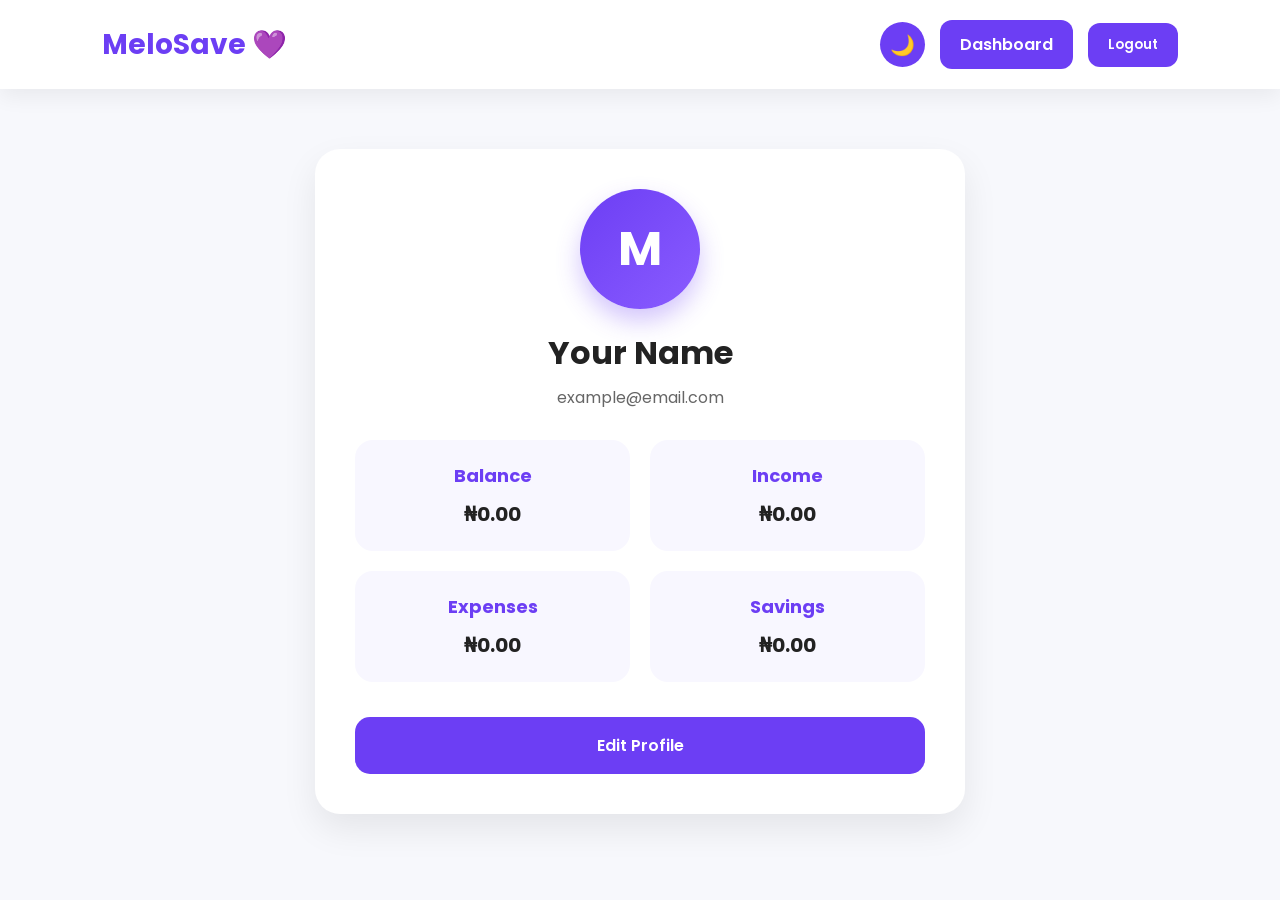
<file: profile.html>
<!DOCTYPE html>
<html lang="en">

<head>

<meta charset="UTF-8">

<meta name="viewport" content="width=device-width, initial-scale=1.0">

<title>My Profile | MeloSave</title>

<link rel="stylesheet" href="style.css">

<link rel="preconnect" href="https://fonts.googleapis.com">

<link rel="preconnect" href="https://fonts.gstatic.com" crossorigin>

<link href="https://fonts.googleapis.com/css2?family=Poppins:wght@300;400;500;600;700&display=swap" rel="stylesheet">

</head>

<body>

<div id="notification"></div>

<header class="dashboard-header">

<h2>MeloSave 💜</h2>

<div class="header-right">

<button id="themeToggle">🌙</button>

<a href="dashboard.html" class="profile-btn">Dashboard</a>

<button id="logoutBtn" class="logout-btn">Logout</button>

</div>

</header>

<section class="profile-page">

<div class="profile-card">

<div id="avatar" class="avatar">
M
</div>

<h2 id="profileName">
Your Name
</h2>

<p id="profileEmail">
example@email.com
</p>

<div class="profile-stats">

<div>

<h3>Balance</h3>

<p id="profileBalance">₦0.00</p>

</div>

<div>

<h3>Income</h3>

<p id="profileIncome">₦0.00</p>

</div>

<div>

<h3>Expenses</h3>

<p id="profileExpenses">₦0.00</p>

</div>

<div>

<h3>Savings</h3>

<p id="profileSavings">₦0.00</p>

</div>

</div>

<button id="editProfileBtn" class="primary-btn">

Edit Profile

</button>

</div>

</section>

<script src="script.js"></script>

</body>

</html>
</file>
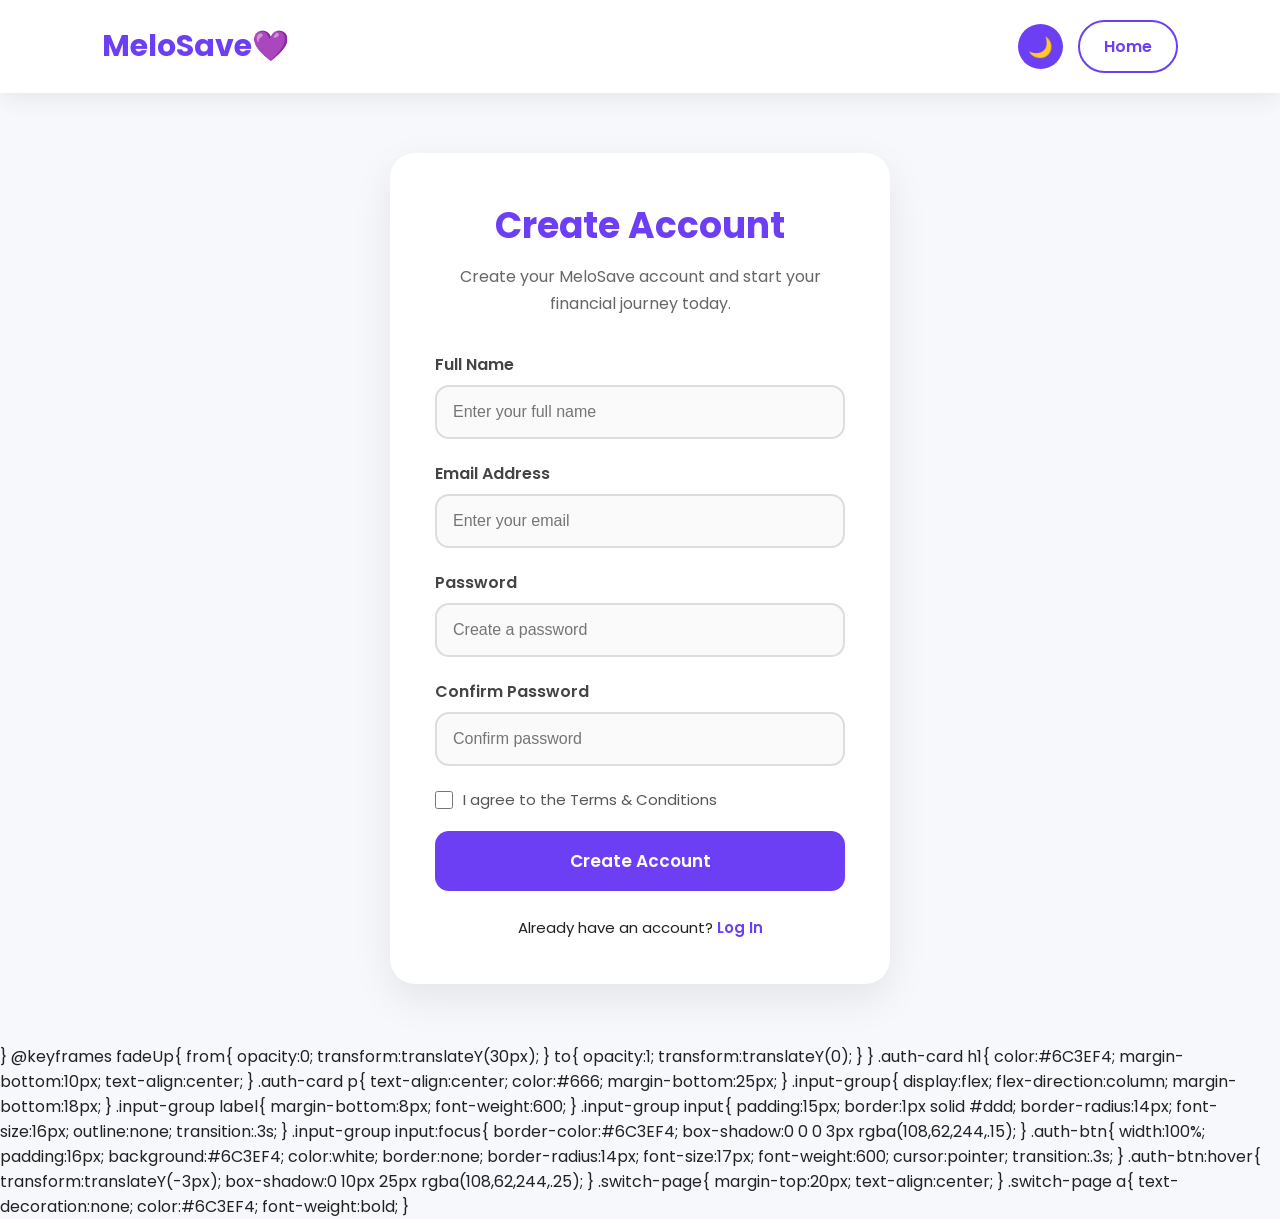
<file: signup.html>
<!DOCTYPE html>
<html lang="en">

<head>
<meta charset="UTF-8">
<meta name="viewport" content="width=device-width, initial-scale=1.0">

<title>Create Account | MeloSave</title>

<link rel="stylesheet" href="style.css">

<link rel="preconnect" href="https://fonts.googleapis.com">
<link rel="preconnect" href="https://fonts.gstatic.com" crossorigin>

<link href="https://fonts.googleapis.com/css2?family=Poppins:wght@300;400;500;600;700&display=swap" rel="stylesheet">

</head>

<body>

<div id="notification"></div>

<header class="navbar">

<div class="logo">
<h2>MeloSave💜</h2>
</div>

<div class="nav-buttons">

<button id="themeToggle">🌙</button>

<a href="index.html" class="login-btn">
Home
</a>

</div>

</header>


<section class="auth-container">

<div class="auth-card">

<h1>Create Account</h1>

<p>
Create your MeloSave account and start your financial journey today.
</p>

<form id="signupForm">

<div class="input-group">

<label>Full Name</label>

<input
type="text"
id="name"
placeholder="Enter your full name"
required>

</div>

<div class="input-group">

<label>Email Address</label>

<input
type="email"
id="email"
placeholder="Enter your email"
required>

</div>

<div class="input-group">

<label>Password</label>

<input
type="password"
id="password"
placeholder="Create a password"
required>

</div>

<div class="input-group">

<label>Confirm Password</label>

<input
type="password"
id="confirmPassword"
placeholder="Confirm password"
required>

</div>

<div class="checkbox-group">

<input
type="checkbox"
required>

<span>

I agree to the Terms & Conditions

</span>

</div>

<button
type="submit"
class="primary-btn">

Create Account

</button>

</form>

<div class="auth-footer">

Already have an account?

<a href="login.html">

Log In

</a>

</div>

</div>

</section>

<script src="script.js"></script>

</body>

</html>}

@keyframes fadeUp{

from{

opacity:0;

transform:translateY(30px);

}

to{

opacity:1;

transform:translateY(0);

}

}

.auth-card h1{

color:#6C3EF4;

margin-bottom:10px;

text-align:center;

}

.auth-card p{

text-align:center;

color:#666;

margin-bottom:25px;

}

.input-group{

display:flex;

flex-direction:column;

margin-bottom:18px;

}

.input-group label{

margin-bottom:8px;

font-weight:600;

}

.input-group input{

padding:15px;

border:1px solid #ddd;

border-radius:14px;

font-size:16px;

outline:none;

transition:.3s;

}

.input-group input:focus{

border-color:#6C3EF4;

box-shadow:0 0 0 3px rgba(108,62,244,.15);

}

.auth-btn{

width:100%;

padding:16px;

background:#6C3EF4;

color:white;

border:none;

border-radius:14px;

font-size:17px;

font-weight:600;

cursor:pointer;

transition:.3s;

}

.auth-btn:hover{

transform:translateY(-3px);

box-shadow:0 10px 25px rgba(108,62,244,.25);

}

.switch-page{

margin-top:20px;

text-align:center;

}

.switch-page a{

text-decoration:none;

color:#6C3EF4;

font-weight:bold;

}
</file>
<file: style.css>
/* ==========================================
   MELOSAVE PRO - STYLE.CSS
   PART 1
========================================== */

*{
margin:0;
padding:0;
box-sizing:border-box;
}

html{
scroll-behavior:smooth;
}

body{
font-family:'Poppins',sans-serif;
background:#f7f8fc;
color:#222;
overflow-x:hidden;
transition:.3s;
}

a{
text-decoration:none;
color:inherit;
}

button{
font-family:inherit;
cursor:pointer;
border:none;
outline:none;
}

img{
max-width:100%;
display:block;
}

/* =====================
   NAVBAR
===================== */

.navbar{
display:flex;
justify-content:space-between;
align-items:center;
padding:20px 8%;
background:#fff;
box-shadow:0 8px 20px rgba(0,0,0,.06);
position:sticky;
top:0;
z-index:1000;
}

.logo h2{
color:#6C3EF4;
font-size:30px;
font-weight:700;
}

nav{
display:flex;
gap:35px;
}

nav a{
font-weight:500;
transition:.3s;
}

nav a:hover{
color:#6C3EF4;
}

.nav-buttons{
display:flex;
align-items:center;
gap:15px;
}

#themeToggle{
width:45px;
height:45px;
border-radius:50%;
background:#6C3EF4;
color:#fff;
font-size:20px;
transition:.3s;
}

#themeToggle:hover{
transform:rotate(180deg);
}

.login-btn{
padding:12px 22px;
border:2px solid #6C3EF4;
border-radius:12px;
color:#6C3EF4;
font-weight:600;
transition:.3s;
}

.login-btn:hover{
background:#6C3EF4;
color:white;
}

.signup-btn{
padding:12px 24px;
background:#6C3EF4;
color:white;
border-radius:12px;
font-weight:600;
transition:.3s;
}

.signup-btn:hover{
transform:translateY(-3px);
box-shadow:0 12px 25px rgba(108,62,244,.25);
}

/* =====================
   HERO
===================== */

.hero{
padding:80px 8%;
display:grid;
grid-template-columns:1fr 1fr;
align-items:center;
gap:60px;
}

.tag{
display:inline-block;
padding:8px 16px;
background:#eee8ff;
color:#6C3EF4;
border-radius:30px;
font-size:14px;
font-weight:600;
margin-bottom:25px;
}

.hero-text h1{
font-size:60px;
line-height:1.1;
margin-bottom:20px;
}

.hero-text p{
font-size:18px;
line-height:1.8;
color:#666;
margin-bottom:35px;
}

.hero-buttons{
display:flex;
gap:20px;
}

.primary-btn{
background:#6C3EF4;
color:white;
padding:16px 30px;
border-radius:14px;
font-weight:600;
transition:.3s;
}

.primary-btn:hover{
transform:translateY(-4px);
box-shadow:0 15px 30px rgba(108,62,244,.25);
}

.secondary-btn{
padding:16px 30px;
border:2px solid #6C3EF4;
color:#6C3EF4;
border-radius:14px;
font-weight:600;
transition:.3s;
}

.secondary-btn:hover{
background:#6C3EF4;
color:white;
}

/* =====================
   PHONE CARD
===================== */

.hero-phone{
display:flex;
justify-content:center;
}

.phone-card{
width:340px;
background:white;
padding:30px;
border-radius:30px;
box-shadow:0 20px 40px rgba(0,0,0,.12);
animation:float 4s ease-in-out infinite;
}

@keyframes float{

0%{
transform:translateY(0);
}

50%{
transform:translateY(-12px);
}

100%{
transform:translateY(0);
}

}

.phone-card h3{
color:#777;
margin-bottom:15px;
}

.phone-card h1{
font-size:40px;
color:#6C3EF4;
margin-bottom:30px;
}

.phone-stats{
display:flex;
justify-content:space-between;
margin-bottom:25px;
}

.phone-stats div{
background:#f3efff;
padding:18px;
border-radius:18px;
flex:1;
margin:5px;
text-align:center;
}

.phone-card button{
width:100%;
padding:16px;
background:#6C3EF4;
color:white;
border-radius:14px;
font-size:16px;
font-weight:600;
transition:.3s;
}

.phone-card button:hover{
transform:translateY(-3px);
}

/* =====================
   FEATURES
===================== */

.features{
padding:100px 8%;
text-align:center;
}

.features h2{
font-size:42px;
margin-bottom:50px;
}

.feature-grid{
display:grid;
grid-template-columns:repeat(auto-fit,minmax(240px,1fr));
gap:25px;
}

.feature{
background:white;
padding:35px;
border-radius:22px;
box-shadow:0 12px 30px rgba(0,0,0,.08);
transition:.3s;
}

.feature:hover{
transform:translateY(-10px);
}

.feature h3{
color:#6C3EF4;
margin-bottom:15px;
}

.feature p{
color:#666;
line-height:1.8;
}

/* =====================
   ABOUT
===================== */

.about{
padding:90px 8%;
text-align:center;
}

.about h2{
font-size:40px;
margin-bottom:25px;
}

.about p{
max-width:700px;
margin:auto;
line-height:1.9;
color:#666;
}

/* =====================
   FOOTER
===================== */

footer{
margin-top:80px;
background:#1d1836;
color:white;
padding:60px 8%;
text-align:center;
}

footer h2{
margin-bottom:15px;
color:#bca6ff;
}

footer p{
margin:10px 0;
color:#ddd;
}}

.logo h2{
    color:#6C3EF4;
    font-size:30px;
}

.nav-links{
    display:flex;
    list-style:none;
    gap:35px;
}

.nav-links a{
    text-decoration:none;
    color:#444;
    font-weight:500;
    transition:.3s;
}

.nav-links a:hover{
    color:#6C3EF4;
}

.nav-buttons{
    display:flex;
    gap:15px;
}

.login-btn,
.signup-btn{
    padding:12px 24px;
    border-radius:40px;
    text-decoration:none;
    font-weight:600;
    transition:.3s;
}

.login-btn{
    color:#6C3EF4;
    border:2px solid #6C3EF4;
}

.signup-btn{
    background:#6C3EF4;
    color:#fff;
}

.signup-btn:hover,
.login-btn:hover{
    transform:translateY(-3px);
}

/* =========================
   HERO
========================= */

.hero{
    min-height:90vh;
    display:flex;
    justify-content:space-between;
    align-items:center;
    gap:60px;
    padding:80px 8%;
}

.hero-text{
    flex:1;
}

.badge{
    display:inline-block;
    background:#ece3ff;
    color:#6C3EF4;
    padding:10px 18px;
    border-radius:30px;
    margin-bottom:20px;
    font-weight:600;
}

.hero-text h1{
    font-size:60px;
    line-height:1.1;
    margin-bottom:20px;
}

.hero-text p{
    font-size:18px;
    color:#666;
    line-height:1.8;
    margin-bottom:35px;
}

.hero-buttons{
    display:flex;
    gap:20px;
}

.primary-btn,
.secondary-btn{
    padding:16px 30px;
    border-radius:40px;
    text-decoration:none;
    font-weight:600;
    transition:.3s;
}

.primary-btn{
    background:#6C3EF4;
    color:#fff;
}

.secondary-btn{
    border:2px solid #6C3EF4;
    color:#6C3EF4;
}

.primary-btn:hover,
.secondary-btn:hover{
    transform:translateY(-4px);
}
/* =========================
   PHONE MOCKUP
========================= */

.hero-image{
    flex:1;
    display:flex;
    justify-content:center;
}

.phone{
    width:330px;
    background:#fff;
    border-radius:35px;
    padding:25px;
    box-shadow:0 25px 50px rgba(108,62,244,.15);
    animation:floatPhone 4s ease-in-out infinite;
}

@keyframes floatPhone{
    0%{
        transform:translateY(0);
    }
    50%{
        transform:translateY(-12px);
    }
    100%{
        transform:translateY(0);
    }
}

.balance-card{
    background:linear-gradient(135deg,#6C3EF4,#8F6BFF);
    color:#fff;
    padding:30px;
    border-radius:25px;
    text-align:center;
    margin-bottom:20px;
}

.balance-card small{
    opacity:.9;
    font-size:15px;
}

.balance-card h2{
    margin-top:10px;
    font-size:34px;
}

.mini-grid{
    display:grid;
    grid-template-columns:1fr 1fr;
    gap:15px;
    margin-bottom:20px;
}

.mini-card{
    background:#f3edff;
    padding:20px;
    border-radius:18px;
    text-align:center;
}

.mini-card h4{
    color:#6C3EF4;
    margin-bottom:8px;
}

.phone-btn{
   width:100%;
    padding:16px;
    border:none;
    border-radius:18px;
    background:#6C3EF4;
    color:#fff;
    font-size:16px;
    font-weight:600;
    cursor:pointer;
    transition:.3s;
}

.phone-btn:hover{
    transform:translateY(-3px);
    box-shadow:0 10px 20px rgba(108,62,244,.25);
}

/* =========================
   FEATURES
========================= */

.features{
    padding:90px 8%;
    text-align:center;
}

.features h2{
    font-size:42px;
    color:#6C3EF4;
    margin-bottom:15px;
}

.section-text{
    color:#666;
    margin-bottom:50px;
}

.features-grid{
    display:grid;
    grid-template-columns:repeat(auto-fit,minmax(240px,1fr));
    gap:30px;
}

.feature-card{
    background:#fff;
    padding:35px 25px;
    border-radius:25px;
    box-shadow:0 10px 25px rgba(0,0,0,.08);
    transition:.3s;
}

.feature-card:hover{
    transform:translateY(-10px);
    box-shadow:0 20px 35px rgba(108,62,244,.15);
}

.icon{
    font-size:45px;
    margin-bottom:20px;
}

.feature-card h3{
    margin-bottom:12px;
    color:#6C3EF4;
}

.feature-card p{
    color:#666;
    line-height:1.7;
}
/* =========================
   ABOUT
========================= */

.about{
    padding:100px 8%;
    text-align:center;
    background:linear-gradient(135deg,#6C3EF4,#8F6BFF);
    color:#fff;
}

.about h2{
    font-size:42px;
    margin-bottom:20px;
}

.about p{
    max-width:700px;
    margin:0 auto 35px;
    line-height:1.8;
    font-size:18px;
}

.about .primary-btn{
    display:inline-block;
    background:#fff;
    color:#6C3EF4;
}

/* =========================
   FOOTER
========================= */

.footer{
    background:#1e1638;
    color:#fff;
    text-align:center;
    padding:60px 8%;
}

.footer h2{
    color:#b89cff;
    margin-bottom:15px;
}

.footer p{
    color:#ddd;
}

.footer-links{
    display:flex;
    justify-content:center;
    gap:30px;
    margin:25px 0;
    flex-wrap:wrap;
}

.footer-links a{
    color:#fff;
    text-decoration:none;
    transition:.3s;
}

.footer-links a:hover{
    color:#b89cff;
}

.copyright{
    margin-top:20px;
    font-size:14px;
    opacity:.8;
}

/* =========================
   MOBILE
========================= */

@media(max-width:900px){

.navbar{
    flex-direction:column;
    gap:20px;
}

.nav-links{
    flex-wrap:wrap;
    justify-content:center;
}

.hero{
    flex-direction:column;
    text-align:center;
}

.hero-text h1{
    font-size:42px;
}

.hero-buttons{
    justify-content:center;
    flex-wrap:wrap;
}

.phone{
    width:290px;
}

}

@media(max-width:600px){

.hero{
    padding:60px 20px;
}

.features,
.about,
.footer{
    padding:70px 20px;
}

.hero-text h1{
    font-size:34px;
}

.features h2,
.about h2{
    font-size:30px;
}

.primary-btn,
.secondary-btn{
    width:100%;
    text-align:center;
}

.hero-buttons{
    flex-direction:column;
}

}
/* ==========================
AUTH PAGES
========================== */

.auth-page{

min-height:100vh;

display:flex;

justify-content:center;

align-items:center;

padding:40px;

background:linear-gradient(135deg,#f8f5ff,#ece3ff);

}

.auth-card{

width:100%;

max-width:430px;

background:white;

padding:40px;

border-radius:25px;

box-shadow:0 20px 40px rgba(108,62,244,.15);

animation:fadeUp .8s;

}

@keyframes fadeUp{

from{

opacity:0;

transform:translateY(30px);

}

to{

opacity:1;

transform:translateY(0);

}

}

.auth-card h1{

color:#6C3EF4;

margin-bottom:10px;

text-align:center;

}

.auth-card p{

text-align:center;

color:#666;

margin-bottom:25px;

}

.input-group{

display:flex;

flex-direction:column;

margin-bottom:18px;

}

.input-group label{

margin-bottom:8px;

font-weight:600;

}

.input-group input{

padding:15px;

border:1px solid #ddd;

border-radius:14px;

font-size:16px;

outline:none;

transition:.3s;

}

.input-group input:focus{

border-color:#6C3EF4;

box-shadow:0 0 0 3px rgba(108,62,244,.15);

}

.auth-btn{

width:100%;

padding:16px;

background:#6C3EF4;

color:white;

border:none;

border-radius:14px;

font-size:17px;

font-weight:600;

cursor:pointer;

transition:.3s;

}

.auth-btn:hover{

transform:translateY(-3px);

box-shadow:0 10px 25px rgba(108,62,244,.25);

}

.switch-page{

margin-top:20px;

text-align:center;

}

.switch-page a{

text-decoration:none;

color:#6C3EF4;

font-weight:bold;

}
/* LOGIN EXTRA */

.remember{

display:flex;

justify-content:space-between;

align-items:center;

margin-bottom:25px;

font-size:14px;

}

.remember a{

text-decoration:none;

color:#6C3EF4;

font-weight:600;

}

.remember label{

display:flex;

align-items:center;

gap:8px;

}
/* ==========================
   DASHBOARD V2
========================== */

.dashboard-header{
display:flex;
justify-content:space-between;
align-items:center;
padding:20px 8%;
background:#fff;
box-shadow:0 5px 20px rgba(0,0,0,.08);
position:sticky;
top:0;
z-index:999;
}

.dashboard-header h2{
color:#6C3EF4;
font-size:28px;
}

.header-actions{
display:flex;
align-items:center;
gap:15px;
}

.theme-btn,
.profile-btn{
padding:12px 18px;
border:none;
border-radius:12px;
background:#6C3EF4;
color:#fff;
font-weight:600;
cursor:pointer;
text-decoration:none;
transition:.3s;
}

.theme-btn:hover,
.profile-btn:hover{
transform:translateY(-3px);
}

.dashboard{
padding:40px 8%;
}

#greeting{
font-size:40px;
margin-bottom:10px;
}

.subtitle{
color:#777;
margin-bottom:35px;
font-size:17px;
}

.stats-grid{
display:grid;
grid-template-columns:repeat(auto-fit,minmax(220px,1fr));
gap:25px;
margin-bottom:40px;
}

.stat-card{
background:#fff;
padding:30px;
border-radius:22px;
box-shadow:0 12px 30px rgba(108,62,244,.12);
transition:.3s;
}

.stat-card:hover{
transform:translateY(-8px);
}

.stat-card h3{
color:#666;
margin-bottom:10px;
font-size:18px;
}

.stat-card h2{
color:#6C3EF4;
font-size:34px;
}

.action-buttons{
display:flex;
gap:20px;
flex-wrap:wrap;
margin-bottom:45px;
}

.action-buttons button{
background:linear-gradient(135deg,#6C3EF4,#8A5CFF);
color:white;
border:none;
padding:16px 25px;
border-radius:16px;
font-size:16px;
font-weight:600;
cursor:pointer;
transition:.3s;
}

.action-buttons button:hover{
transform:translateY(-4px);
box-shadow:0 15px 25px rgba(108,62,244,.25);
}

.transactions{
background:white;
padding:30px;
border-radius:22px;
box-shadow:0 12px 30px rgba(108,62,244,.12);
}

.transactions h2{
margin-bottom:20px;
color:#6C3EF4;
}

#transactionList{
display:flex;
flex-direction:column;
gap:15px;
}

.transaction{
display:flex;
justify-content:space-between;
align-items:center;
padding:18px;
border-radius:15px;
background:#f7f4ff;
}

.transaction strong{
color:#222;
}

.transaction span{
color:#6C3EF4;
font-weight:700;
}

#notification{
position:fixed;
top:20px;
left:50%;
transform:translateX(-50%);
background:#6C3EF4;
color:white;
padding:15px 25px;
border-radius:15px;
font-weight:600;
opacity:0;
pointer-events:none;
transition:.4s;
z-index:9999;
}

#notification.show{
opacity:1;
top:30px;
}

body.dark-mode{
background:#121212;
color:white;
}

body.dark-mode .dashboard-header,
body.dark-mode .stat-card,
body.dark-mode .transactions{
background:#1e1e1e;
color:white;
}

body.dark-mode .subtitle,
body.dark-mode .stat-card h3{
color:#cfcfcf;
}

body.dark-mode .transaction{
background:#2b2b2b;
}

@media(max-width:768px){

.dashboard-header{
flex-direction:column;
gap:15px;
}

#greeting{
font-size:30px;
}

.action-buttons{
flex-direction:column;
}

.action-buttons button{
width:100%;
}

}
/* ==========================================
   AUTH PAGES
========================================== */

.auth-container{
min-height:90vh;
display:flex;
justify-content:center;
align-items:center;
padding:60px 20px;
}

.auth-card{
width:100%;
max-width:500px;
background:#fff;
padding:45px;
border-radius:25px;
box-shadow:0 15px 40px rgba(0,0,0,.08);
animation:fadeIn .6s ease;
}

.auth-card h1{
font-size:36px;
text-align:center;
color:#6C3EF4;
margin-bottom:10px;
}

.auth-card p{
text-align:center;
color:#666;
margin-bottom:35px;
line-height:1.7;
}

.input-group{
display:flex;
flex-direction:column;
margin-bottom:22px;
}

.input-group label{
font-weight:600;
margin-bottom:8px;
color:#444;
}

.input-group input{
width:100%;
padding:16px;
border:2px solid #ddd;
border-radius:14px;
font-size:16px;
transition:.3s;
background:#fafafa;
}

.input-group input:focus{
border-color:#6C3EF4;
background:#fff;
box-shadow:0 0 10px rgba(108,62,244,.15);
}

.checkbox-group{
display:flex;
align-items:center;
gap:10px;
margin:20px 0;
font-size:15px;
color:#555;
}

.checkbox-group input{
width:18px;
height:18px;
accent-color:#6C3EF4;
}

.auth-card button{
width:100%;
padding:17px;
background:#6C3EF4;
color:#fff;
font-size:17px;
font-weight:600;
border-radius:14px;
transition:.3s;
}

.auth-card button:hover{
transform:translateY(-3px);
box-shadow:0 12px 25px rgba(108,62,244,.25);
}

.auth-footer{
margin-top:25px;
text-align:center;
font-size:15px;
}

.auth-footer a{
color:#6C3EF4;
font-weight:600;
}

.auth-footer a:hover{
text-decoration:underline;
}

.remember-row{
display:flex;
justify-content:space-between;
align-items:center;
margin-bottom:25px;
font-size:14px;
}

.remember-row label{
display:flex;
align-items:center;
gap:8px;
cursor:pointer;
}

.remember-row input{
accent-color:#6C3EF4;
}

.remember-row a{
color:#6C3EF4;
font-weight:500;
}

.remember-row a:hover{
text-decoration:underline;
}

/* ==========================================
   NOTIFICATION
========================================== */

#notification{
position:fixed;
top:25px;
left:50%;
transform:translateX(-50%);
background:#6C3EF4;
color:white;
padding:15px 28px;
border-radius:14px;
font-weight:600;
opacity:0;
pointer-events:none;
transition:.4s;
z-index:9999;
box-shadow:0 10px 25px rgba(0,0,0,.15);
}

#notification.show{
opacity:1;
top:40px;
}

/* ==========================================
   ANIMATION
========================================== */

@keyframes fadeIn{

from{
opacity:0;
transform:translateY(30px);
}

to{
opacity:1;
transform:translateY(0);
}

   }
/* ==========================================
   DASHBOARD
========================================== */

.dashboard-header{
display:flex;
justify-content:space-between;
align-items:center;
padding:20px 8%;
background:#fff;
box-shadow:0 8px 20px rgba(0,0,0,.06);
position:sticky;
top:0;
z-index:1000;
}

.dashboard-header h2{
font-size:28px;
color:#6C3EF4;
}

.header-right{
display:flex;
align-items:center;
gap:15px;
}

.profile-btn,
.logout-btn{
padding:12px 20px;
border-radius:12px;
background:#6C3EF4;
color:#fff;
font-weight:600;
transition:.3s;
}

.profile-btn:hover,
.logout-btn:hover{
transform:translateY(-3px);
box-shadow:0 12px 25px rgba(108,62,244,.25);
}

.dashboard{
padding:50px 8%;
}

#greeting{
font-size:42px;
margin-bottom:10px;
}

.welcome-text{
color:#666;
margin-bottom:40px;
font-size:17px;
}

.cards{
display:grid;
grid-template-columns:repeat(auto-fit,minmax(230px,1fr));
gap:25px;
margin-bottom:45px;
}

.card{
background:#fff;
padding:30px;
border-radius:22px;
box-shadow:0 12px 30px rgba(0,0,0,.08);
transition:.3s;
}

.card:hover{
transform:translateY(-8px);
}

.card h3{
font-size:18px;
color:#666;
margin-bottom:12px;
}

.card h2{
font-size:34px;
color:#6C3EF4;
}

.budget-progress{
background:#fff;
padding:30px;
border-radius:22px;
box-shadow:0 12px 30px rgba(0,0,0,.08);
margin-bottom:40px;
}

.budget-progress h2{
margin-bottom:20px;
}

.progress-bar{
width:100%;
height:18px;
background:#ececec;
border-radius:50px;
overflow:hidden;
}

#progressFill{
height:100%;
width:0%;
background:linear-gradient(90deg,#6C3EF4,#9B7DFF);
border-radius:50px;
transition:.5s;
}

#progressText{
margin-top:12px;
font-weight:600;
color:#555;
}

.actions{
display:flex;
gap:20px;
flex-wrap:wrap;
margin-bottom:45px;
}

.actions button{
flex:1;
min-width:180px;
padding:18px;
border-radius:15px;
background:linear-gradient(135deg,#6C3EF4,#8A5CFF);
color:#fff;
font-size:16px;
font-weight:600;
transition:.3s;
}

.actions button:hover{
transform:translateY(-4px);
box-shadow:0 15px 30px rgba(108,62,244,.25);
}

.transactions{
background:#fff;
padding:30px;
border-radius:22px;
box-shadow:0 12px 30px rgba(0,0,0,.08);
}

.transactions h2{
margin-bottom:20px;
color:#6C3EF4;
}

#transactionList{
display:flex;
flex-direction:column;
gap:15px;
}

.transaction-item{
display:flex;
justify-content:space-between;
align-items:center;
padding:18px;
background:#f8f7ff;
border-radius:15px;
border-left:5px solid #6C3EF4;
transition:.3s;
}

.transaction-item:hover{
transform:translateX(5px);
}

.transaction-info h4{
margin-bottom:5px;
}

.transaction-info p{
font-size:14px;
color:#666;
}

.transaction-amount{
font-weight:700;
font-size:18px;
}

.income{
color:#16a34a;
}

.expense{
color:#dc2626;
}

.saving{
color:#2563eb;
}

/* ==========================================
   MODAL
========================================== */

.modal{
position:fixed;
top:0;
left:0;
width:100%;
height:100%;
background:rgba(0,0,0,.45);
display:flex;
justify-content:center;
align-items:center;
padding:20px;
z-index:9999;
}

.hidden{
display:none;
}

.modal-content{
background:#fff;
width:100%;
max-width:450px;
padding:35px;
border-radius:22px;
animation:fadeIn .4s ease;
}

.modal-content h2{
text-align:center;
color:#6C3EF4;
margin-bottom:25px;
}

.modal-content input,
.modal-content textarea{
width:100%;
padding:15px;
border:2px solid #ddd;
border-radius:12px;
margin-bottom:18px;
font-size:15px;
}

.modal-content input:focus,
.modal-content textarea:focus{
border-color:#6C3EF4;
}

.modal-content textarea{
resize:none;
height:100px;
}

.modal-buttons{
display:flex;
gap:15px;
}

.modal-buttons button{
flex:1;
padding:15px;
border-radius:12px;
font-weight:600;
}

.modal-buttons button:first-child{
background:#6C3EF4;
color:#fff;
}

.modal-buttons button:last-child{
background:#eee;
color:#333;
   }
/* ==========================================
   PROFILE PAGE
========================================== */

.profile-page{
padding:60px 8%;
display:flex;
justify-content:center;
align-items:center;
}

.profile-card{
width:100%;
max-width:650px;
background:#fff;
padding:40px;
border-radius:25px;
box-shadow:0 15px 35px rgba(0,0,0,.08);
text-align:center;
animation:fadeIn .5s ease;
}

.avatar{
width:120px;
height:120px;
margin:0 auto 20px;
border-radius:50%;
background:linear-gradient(135deg,#6C3EF4,#8A5CFF);
color:#fff;
display:flex;
justify-content:center;
align-items:center;
font-size:48px;
font-weight:700;
box-shadow:0 12px 25px rgba(108,62,244,.3);
}

.profile-card h2{
font-size:32px;
margin-bottom:8px;
}

.profile-card p{
color:#666;
margin-bottom:30px;
}

.profile-stats{
display:grid;
grid-template-columns:repeat(2,1fr);
gap:20px;
margin-bottom:35px;
}

.profile-stats div{
background:#f8f7ff;
padding:22px;
border-radius:18px;
transition:.3s;
}

.profile-stats div:hover{
transform:translateY(-5px);
}

.profile-stats h3{
color:#6C3EF4;
margin-bottom:10px;
font-size:18px;
}

.profile-stats p{
font-size:20px;
font-weight:700;
color:#222;
margin:0;
}

#editProfileBtn{
width:100%;
padding:16px;
border-radius:15px;
background:#6C3EF4;
color:#fff;
font-size:16px;
font-weight:600;
transition:.3s;
}

#editProfileBtn:hover{
transform:translateY(-3px);
box-shadow:0 12px 25px rgba(108,62,244,.25);
}

/* ==========================================
   DARK MODE
========================================== */

body.dark-mode{
background:#121212;
color:#fff;
}

body.dark-mode .navbar,
body.dark-mode .dashboard-header,
body.dark-mode .auth-card,
body.dark-mode .card,
body.dark-mode .transactions,
body.dark-mode .budget-progress,
body.dark-mode .profile-card,
body.dark-mode .modal-content,
body.dark-mode footer{
background:#1f1f1f;
color:#fff;
}

body.dark-mode .feature,
body.dark-mode .phone-card,
body.dark-mode .profile-stats div,
body.dark-mode .transaction-item{
background:#2a2a2a;
color:#fff;
}

body.dark-mode p,
body.dark-mode .welcome-text,
body.dark-mode .about p,
body.dark-mode .feature p,
body.dark-mode .transaction-info p{
color:#d5d5d5;
}

body.dark-mode input,
body.dark-mode textarea{
background:#2b2b2b;
color:white;
border-color:#555;
}

body.dark-mode .progress-bar{
background:#444;
}

/* ==========================================
   MOBILE RESPONSIVE
========================================== */

@media(max-width:900px){

.hero{
grid-template-columns:1fr;
text-align:center;
}

.hero-buttons{
justify-content:center;
flex-wrap:wrap;
}

.phone-card{
margin-top:30px;
}

.navbar{
flex-direction:column;
gap:20px;
}

nav{
flex-wrap:wrap;
justify-content:center;
}

.dashboard-header{
flex-direction:column;
gap:18px;
}

.cards{
grid-template-columns:1fr;
}

.profile-stats{
grid-template-columns:1fr;
}

.actions{
flex-direction:column;
}

.modal-content{
padding:25px;
}

}

@media(max-width:600px){

.hero-text h1{
font-size:40px;
}

.features h2,
.about h2{
font-size:30px;
}

.phone-card{
width:100%;
}

.auth-card{
padding:30px;
}

.profile-card{
padding:30px;
}

#greeting{
font-size:30px;
}

.logo h2{
font-size:24px;
}

}

/* ==========================================
   SCROLLBAR
========================================== */

::-webkit-scrollbar{
width:10px;
}

::-webkit-scrollbar-thumb{
background:#6C3EF4;
border-radius:20px;
}

::-webkit-scrollbar-track{
background:#ececec;
   }
/* ==========================================
   PART 5 - FINAL POLISH
========================================== */

/* Footer */

footer{
background:linear-gradient(135deg,#1d1836,#2c2258);
color:#fff;
padding:70px 8% 30px;
margin-top:80px;
}

.footer-container{
display:grid;
grid-template-columns:repeat(auto-fit,minmax(220px,1fr));
gap:40px;
margin-bottom:40px;
}

.footer-logo h2{
font-size:32px;
color:#b89cff;
margin-bottom:15px;
}

.footer-logo p{
line-height:1.8;
color:#ddd;
}

.footer-links h3,
.footer-contact h3{
margin-bottom:18px;
color:#fff;
}

.footer-links a{
display:block;
margin-bottom:12px;
color:#ddd;
transition:.3s;
}

.footer-links a:hover{
color:#b89cff;
padding-left:8px;
}

.footer-contact p{
margin-bottom:10px;
color:#ddd;
}

.footer-bottom{
border-top:1px solid rgba(255,255,255,.15);
padding-top:25px;
text-align:center;
}

.footer-bottom p{
color:#ddd;
margin:8px 0;
}

.footer-bottom span{
color:#b89cff;
font-weight:600;
}

/* Beautiful Hover Effects */

.feature,
.card,
.profile-card,
.auth-card,
.phone-card{
transition:.35s ease;
}

.feature:hover,
.card:hover,
.profile-card:hover,
.auth-card:hover,
.phone-card:hover{
transform:translateY(-8px);
box-shadow:0 20px 40px rgba(108,62,244,.18);
}

/* Button Glow */

.primary-btn,
.signup-btn,
.actions button,
#editProfileBtn,
.auth-card button{

transition:.3s;

}

.primary-btn:hover,
.signup-btn:hover,
.actions button:hover,
#editProfileBtn:hover,
.auth-card button:hover{

box-shadow:0 15px 35px rgba(108,62,244,.35);

}

/* Smooth Page Fade */

body{
animation:pageFade .5s ease;
}

@keyframes pageFade{

from{

opacity:0;

transform:translateY(15px);

}

to{

opacity:1;

transform:translateY(0);

}

}

/* Floating Notification */

#notification.show{

animation:dropDown .4s ease;

}

@keyframes dropDown{

0%{

transform:translate(-50%,-30px);

opacity:0;

}

100%{

transform:translate(-50%,0);

opacity:1;

}

}

/* Selection */

::selection{

background:#6C3EF4;

color:#fff;

}

/* Focus */

input:focus,
textarea:focus,
button:focus{

outline:none;

}

/* Footer Mobile */

@media(max-width:700px){

.footer-container{

grid-template-columns:1fr;

text-align:center;

}

.footer-links a:hover{

padding-left:0;

}

   }
</file>
